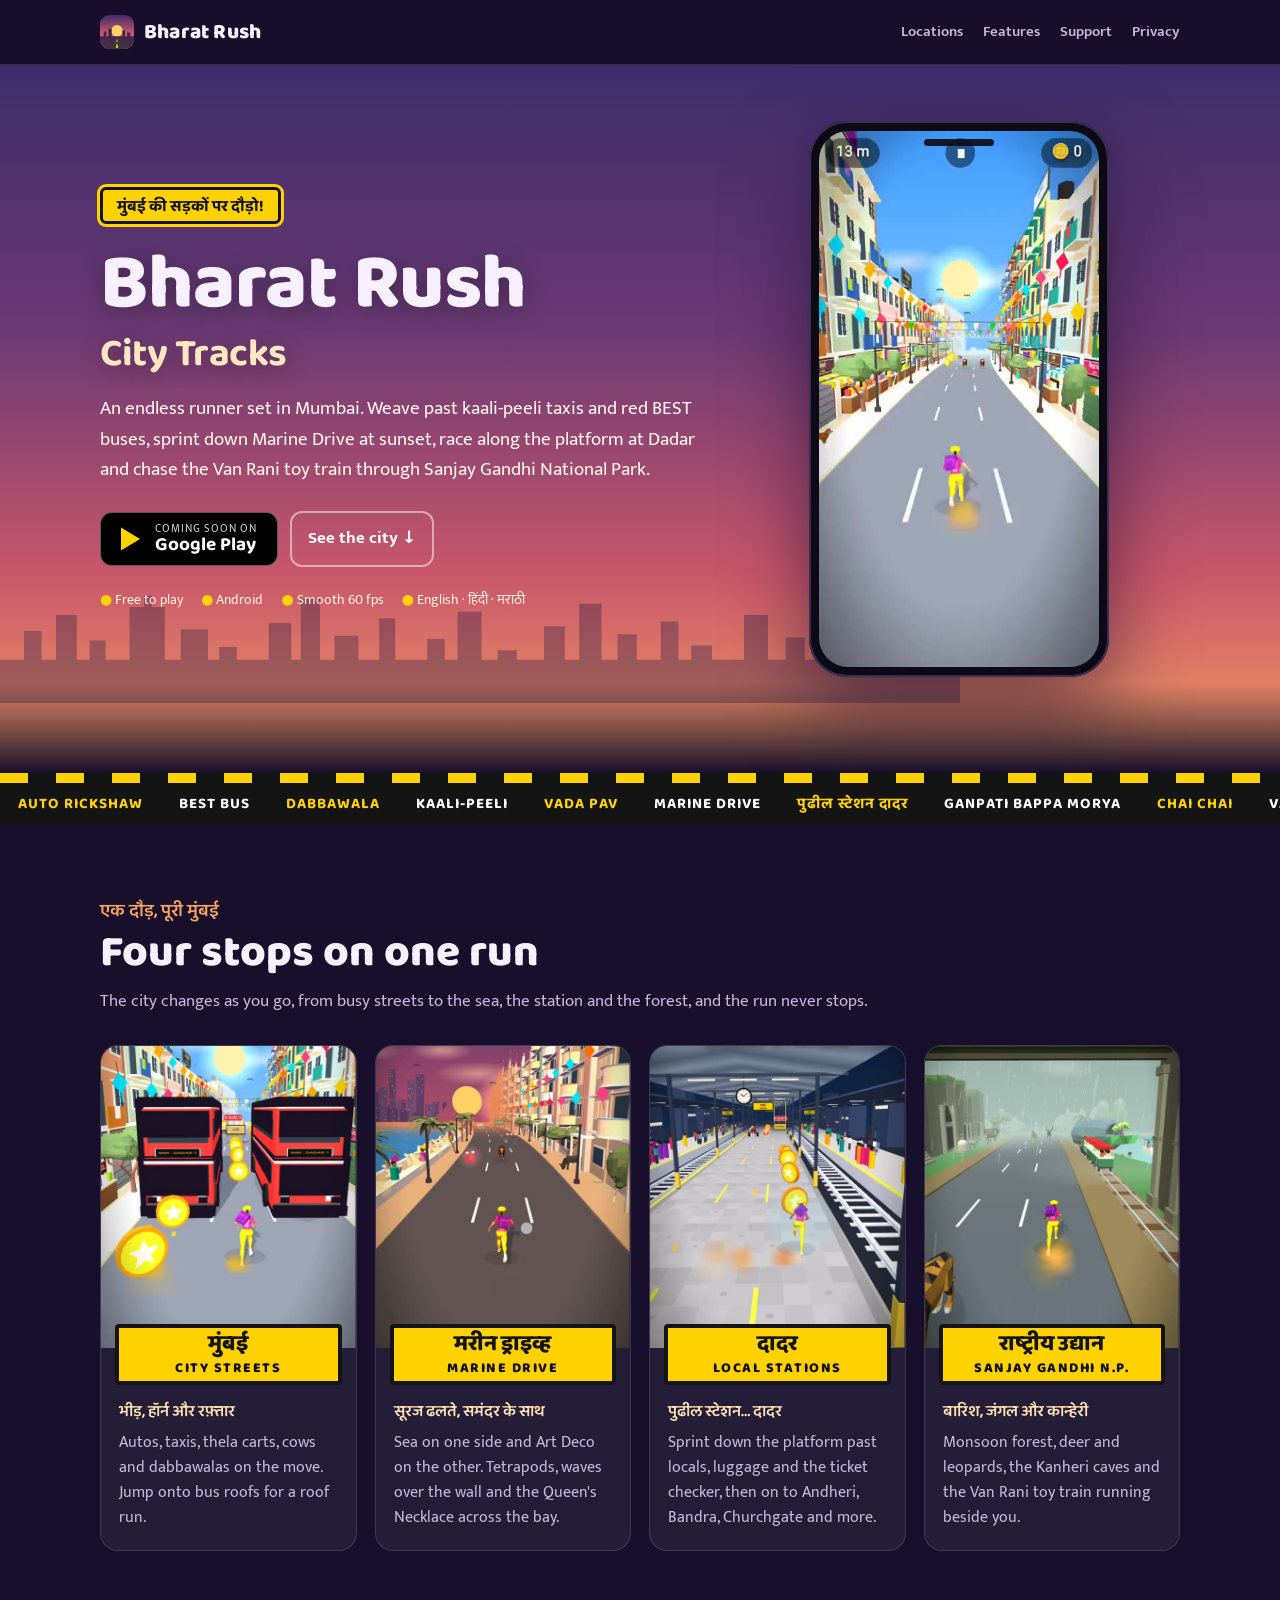
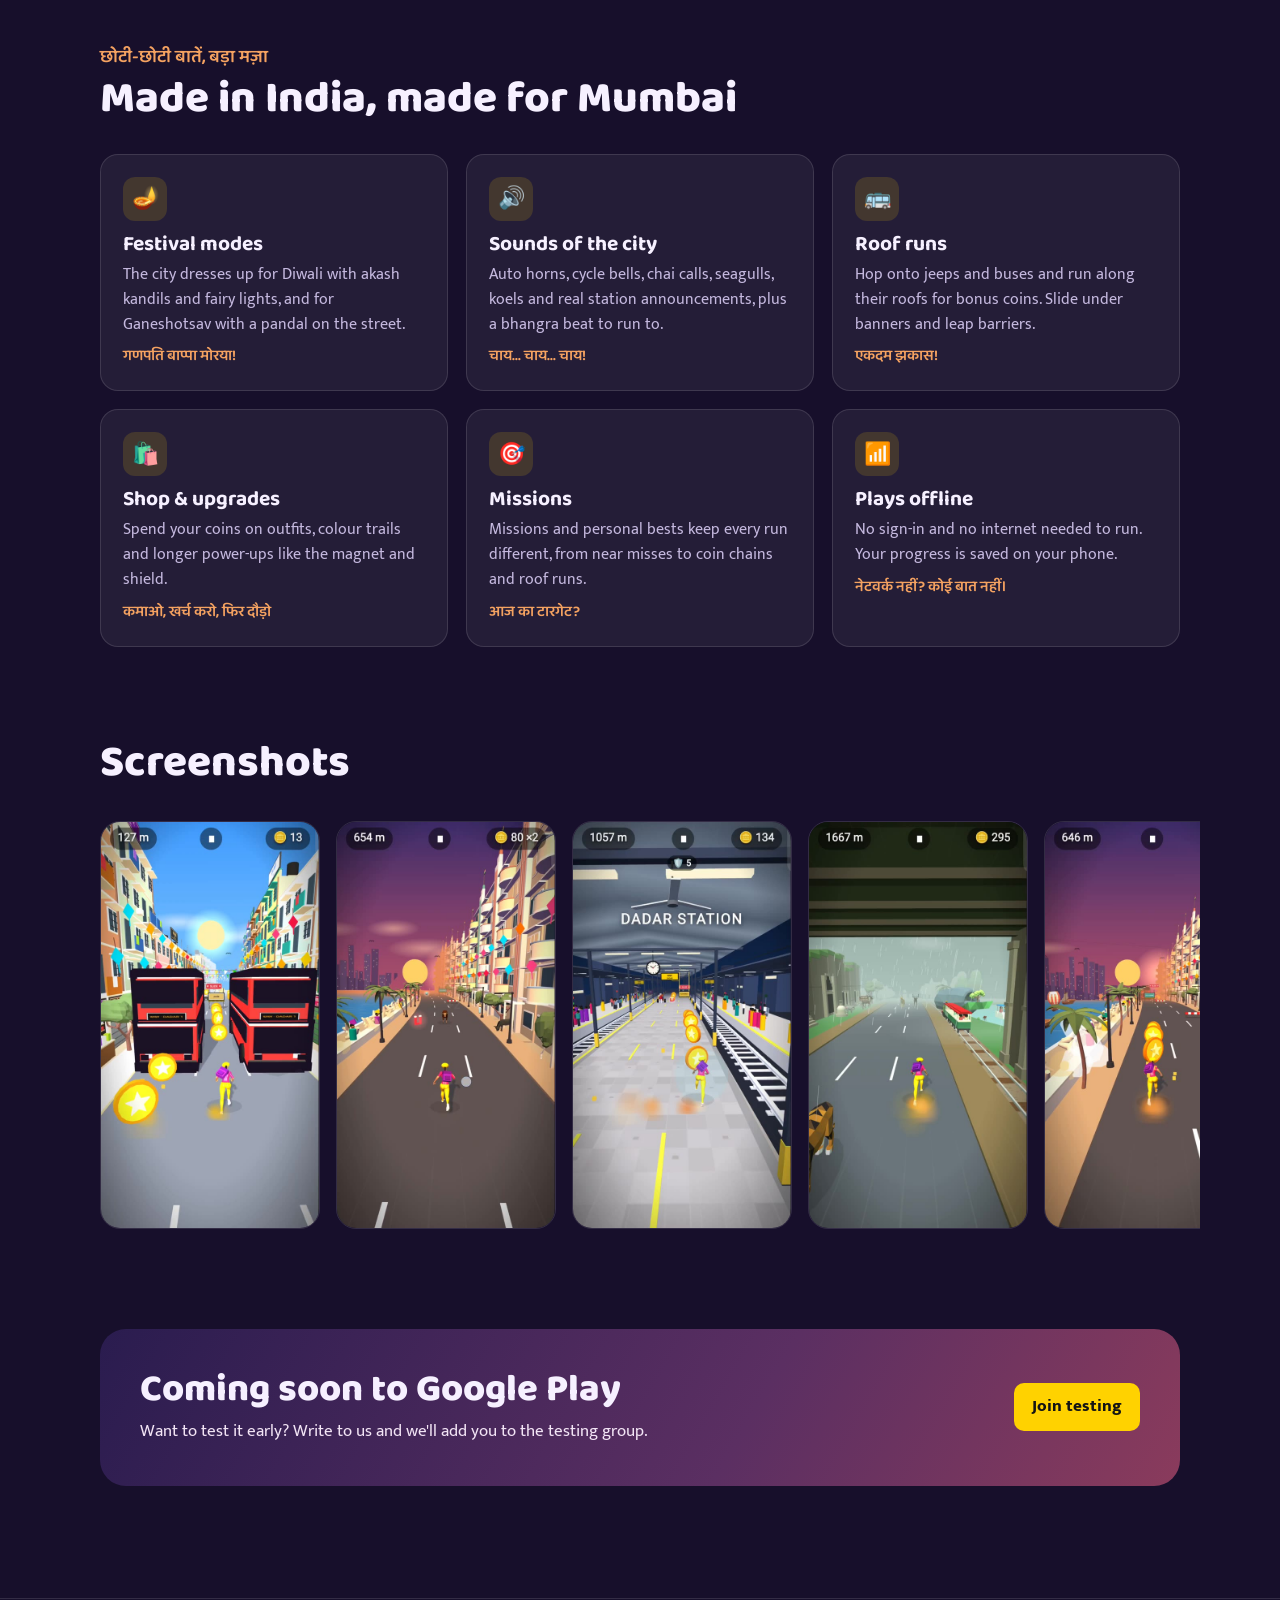
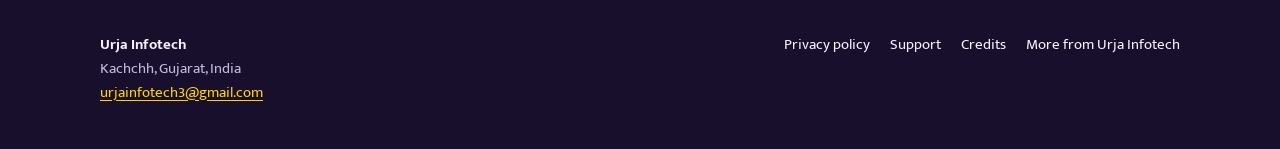
<file: index.html>
<!doctype html>
<html lang="en">
<head>
<meta charset="utf-8">
<meta name="viewport" content="width=device-width, initial-scale=1">
<title>Bharat Rush: City Tracks — an endless runner through Mumbai</title>
<meta name="description" content="Bharat Rush: City Tracks is an endless runner set in Mumbai. Dodge kaali-peeli taxis and BEST buses, sprint down Marine Drive at sunset, race through Dadar station and the Sanjay Gandhi National Park. By Urja Infotech.">
<meta name="theme-color" content="#3d2c6b">
<link rel="icon" href="favicon.svg" type="image/svg+xml">
<link rel="canonical" href="https://urjainfotech3.github.io/bharat-rush/">
<meta property="og:type" content="website">
<meta property="og:title" content="Bharat Rush: City Tracks">
<meta property="og:description" content="मुंबई की सड़कों पर दौड़ो! An endless runner through Mumbai's streets, Marine Drive, local-train stations and Sanjay Gandhi National Park.">
<meta property="og:image" content="https://urjainfotech3.github.io/bharat-rush/og.jpg">
<meta property="og:url" content="https://urjainfotech3.github.io/bharat-rush/">
<meta name="twitter:card" content="summary_large_image">
<link rel="preconnect" href="https://fonts.googleapis.com">
<link rel="preconnect" href="https://fonts.gstatic.com" crossorigin>
<link href="https://fonts.googleapis.com/css2?family=Baloo+2:wght@600;700;800&family=Mukta:wght@400;600;700&display=swap" rel="stylesheet">
<link rel="stylesheet" href="style.css">
<script type="application/ld+json">
{"@context":"https://schema.org","@type":"VideoGame","name":"Bharat Rush: City Tracks","applicationCategory":"Game","genre":"Endless runner","operatingSystem":"Android","inLanguage":["en","hi","mr"],"author":{"@type":"Organization","name":"Urja Infotech","address":"Kachchh, Gujarat, India","email":"urjainfotech3@gmail.com","url":"https://urjainfotech3.github.io/"},"image":"https://urjainfotech3.github.io/bharat-rush/og.jpg","url":"https://urjainfotech3.github.io/bharat-rush/"}
</script>
</head>
<body>
<header class="top">
  <div class="wrap">
    <a class="brand" href="./"><img src="favicon.svg" alt="">Bharat Rush</a>
    <nav class="nav">
      <a href="#locations">Locations</a>
      <a class="opt" href="#features">Features</a>
      <a href="support.html">Support</a>
      <a href="privacy.html">Privacy</a>
    </nav>
  </div>
</header>

<main>
<div class="hero">
  <svg class="skyline" viewBox="0 0 1200 150" preserveAspectRatio="none" aria-hidden="true">
    <path fill="#2a1d45" d="M0 [base64]"/>
  </svg>
  <div class="wrap">
    <div>
      <span class="kicker" lang="hi">मुंबई की सड़कों पर दौड़ो!</span>
      <h1>Bharat Rush<span>City Tracks</span></h1>
      <p class="lead">An endless runner set in Mumbai. Weave past kaali-peeli taxis and red BEST buses, sprint down Marine Drive at sunset, race along the platform at Dadar and chase the Van Rani toy train through Sanjay Gandhi National Park.</p>
      <div class="ctas">
        <a class="play" href="#" aria-disabled="true" onclick="return false">
          <svg viewBox="0 0 26 28" aria-hidden="true"><path d="M4 2.5l19 11.5L4 25.5z" fill="#ffd200"/></svg>
          <span><small>Coming soon on</small><b>Google Play</b></span>
        </a>
        <a class="ghost" href="#locations">See the city ↓</a>
      </div>
      <div class="facts"><span>Free to play</span><span>Android</span><span>Smooth 60 fps</span><span>English · हिंदी · मराठी</span></div>
    </div>
    <div class="phone">
      <video src="trailer.mp4" poster="poster.jpg" autoplay muted loop playsinline preload="metadata" aria-label="Bharat Rush gameplay trailer"></video>
    </div>
  </div>
</div>

<div class="stripe"></div>
<div class="ticker" aria-hidden="true"><div>
  <span>AUTO RICKSHAW</span><span>BEST BUS</span><span>DABBAWALA</span><span>KAALI-PEELI</span><span>VADA PAV</span><span>MARINE DRIVE</span><span>पुढील स्टेशन दादर</span><span>GANPATI BAPPA MORYA</span><span>CHAI CHAI</span><span>VAN RANI</span><span>KANHERI CAVES</span><span>EKDUM JHAKAAS!</span>
  <span>AUTO RICKSHAW</span><span>BEST BUS</span><span>DABBAWALA</span><span>KAALI-PEELI</span><span>VADA PAV</span><span>MARINE DRIVE</span><span>पुढील स्टेशन दादर</span><span>GANPATI BAPPA MORYA</span><span>CHAI CHAI</span><span>VAN RANI</span><span>KANHERI CAVES</span><span>EKDUM JHAKAAS!</span>
</div></div>

<section id="locations">
  <div class="wrap">
    <div class="sec-head">
      <span class="hi" lang="hi">एक दौड़, पूरी मुंबई</span>
      <h2>Four stops on one run</h2>
      <p>The city changes as you go, from busy streets to the sea, the station and the forest, and the run never stops.</p>
    </div>
    <div class="locs">
      <article class="loc">
        <img src="streets.jpg" alt="Runner on a Mumbai street between two red double-decker buses" loading="lazy">
        <div class="board"><span class="dv" lang="mr">मुंबई</span><span class="en">CITY STREETS</span></div>
        <div class="body"><span class="hi" lang="hi">भीड़, हॉर्न और रफ़्तार</span><p>Autos, taxis, thela carts, cows and dabbawalas on the move. Jump onto bus roofs for a roof run.</p></div>
      </article>
      <article class="loc">
        <img src="marine.jpg" alt="Marine Drive at sunset with the sea wall and Art Deco buildings" loading="lazy">
        <div class="board"><span class="dv" lang="mr">मरीन ड्राइव्ह</span><span class="en">MARINE DRIVE</span></div>
        <div class="body"><span class="hi" lang="hi">सूरज ढलते, समंदर के साथ</span><p>Sea on one side and Art Deco on the other. Tetrapods, waves over the wall and the Queen's Necklace across the bay.</p></div>
      </article>
      <article class="loc">
        <img src="station.jpg" alt="Railway platform at Dadar station with a local train" loading="lazy">
        <div class="board"><span class="dv" lang="mr">दादर</span><span class="en">LOCAL STATIONS</span></div>
        <div class="body"><span class="hi" lang="mr">पुढील स्टेशन… दादर</span><p>Sprint down the platform past locals, luggage and the ticket checker, then on to Andheri, Bandra, Churchgate and more.</p></div>
      </article>
      <article class="loc">
        <img src="park.jpg" alt="Sanjay Gandhi National Park road with the Van Rani toy train" loading="lazy">
        <div class="board"><span class="dv" lang="mr">राष्ट्रीय उद्यान</span><span class="en">SANJAY GANDHI N.P.</span></div>
        <div class="body"><span class="hi" lang="hi">बारिश, जंगल और कान्हेरी</span><p>Monsoon forest, deer and leopards, the Kanheri caves and the Van Rani toy train running beside you.</p></div>
      </article>
    </div>
  </div>
</section>

<section id="features" style="padding-top:20px">
  <div class="wrap">
    <div class="sec-head">
      <span class="hi" lang="hi">छोटी-छोटी बातें, बड़ा मज़ा</span>
      <h2>Made in India, made for Mumbai</h2>
    </div>
    <div class="feats">
      <div class="feat"><div class="ic">🪔</div><h3>Festival modes</h3><p>The city dresses up for Diwali with akash kandils and fairy lights, and for Ganeshotsav with a pandal on the street.</p><span class="hi" lang="hi">गणपति बाप्पा मोरया!</span></div>
      <div class="feat"><div class="ic">🔊</div><h3>Sounds of the city</h3><p>Auto horns, cycle bells, chai calls, seagulls, koels and real station announcements, plus a bhangra beat to run to.</p><span class="hi" lang="hi">चाय… चाय… चाय!</span></div>
      <div class="feat"><div class="ic">🚌</div><h3>Roof runs</h3><p>Hop onto jeeps and buses and run along their roofs for bonus coins. Slide under banners and leap barriers.</p><span class="hi" lang="hi">एकदम झकास!</span></div>
      <div class="feat"><div class="ic">🛍️</div><h3>Shop &amp; upgrades</h3><p>Spend your coins on outfits, colour trails and longer power-ups like the magnet and shield.</p><span class="hi" lang="hi">कमाओ, खर्च करो, फिर दौड़ो</span></div>
      <div class="feat"><div class="ic">🎯</div><h3>Missions</h3><p>Missions and personal bests keep every run different, from near misses to coin chains and roof runs.</p><span class="hi" lang="hi">आज का टारगेट?</span></div>
      <div class="feat"><div class="ic">📶</div><h3>Plays offline</h3><p>No sign-in and no internet needed to run. Your progress is saved on your phone.</p><span class="hi" lang="hi">नेटवर्क नहीं? कोई बात नहीं।</span></div>
    </div>
  </div>
</section>

<section id="screens" style="padding-top:20px">
  <div class="wrap">
    <div class="sec-head"><h2>Screenshots</h2></div>
    <div class="rail">
      <img src="streets.jpg" alt="Street run with BEST buses" loading="lazy">
      <img src="marine.jpg" alt="Marine Drive at sunset" loading="lazy">
      <img src="station.jpg" alt="Dadar station platform" loading="lazy">
      <img src="park.jpg" alt="Van Rani toy train in the national park" loading="lazy">
      <img src="marine2.jpg" alt="Coins along Marine Drive" loading="lazy">
    </div>
  </div>
</section>

<section style="padding-top:10px">
  <div class="wrap">
    <div class="band">
      <div>
        <h2>Coming soon to Google Play</h2>
        <p>Want to test it early? Write to us and we'll add you to the testing group.</p>
      </div>
      <a class="mailbtn" href="mailto:urjainfotech3@gmail.com?subject=Bharat%20Rush%20testing">Join testing</a>
    </div>
  </div>
</section>
</main>

<footer>
  <div class="wrap">
    <div><strong style="color:var(--text)">Urja Infotech</strong><br>Kachchh, Gujarat, India<br><a href="mailto:urjainfotech3@gmail.com">urjainfotech3@gmail.com</a></div>
    <nav>
      <a href="privacy.html">Privacy policy</a>
      <a href="support.html">Support</a>
      <a href="credits.html">Credits</a>
      <a href="https://urjainfotech3.github.io/">More from Urja Infotech</a>
    </nav>
  </div>
</footer>
</body>
</html>
</file>
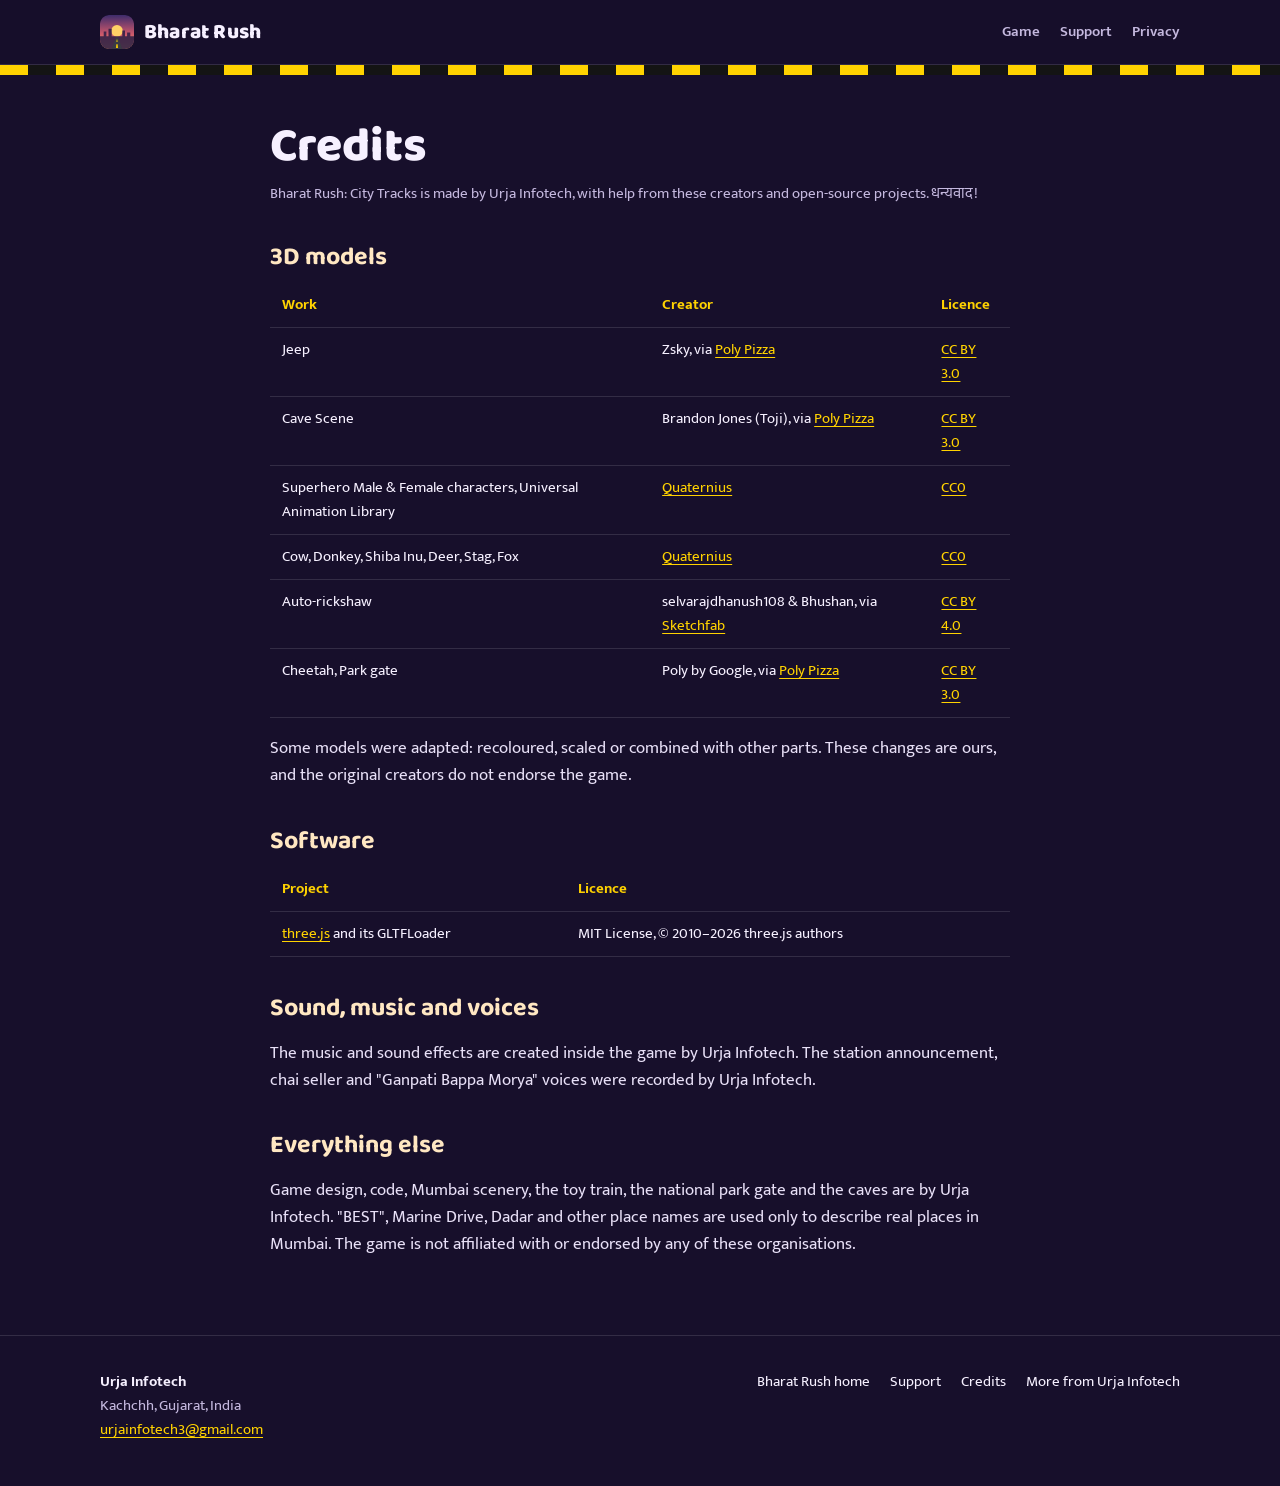
<file: credits.html>
<!doctype html>
<html lang="en">
<head>
<meta charset="utf-8">
<meta name="viewport" content="width=device-width, initial-scale=1">
<title>Credits — Bharat Rush: City Tracks</title>
<meta name="description" content="Credits and licences for Bharat Rush: City Tracks.">
<meta name="theme-color" content="#3d2c6b">
<link rel="icon" href="favicon.svg" type="image/svg+xml">
<link rel="canonical" href="https://urjainfotech3.github.io/bharat-rush/credits.html">
<link rel="preconnect" href="https://fonts.googleapis.com">
<link rel="preconnect" href="https://fonts.gstatic.com" crossorigin>
<link href="https://fonts.googleapis.com/css2?family=Baloo+2:wght@600;700;800&family=Mukta:wght@400;600;700&display=swap" rel="stylesheet">
<link rel="stylesheet" href="style.css">
</head>
<body>
<header class="top">
  <div class="wrap">
    <a class="brand" href="./"><img src="favicon.svg" alt="">Bharat Rush</a>
    <nav class="nav">
      <a class="opt" href="./#locations">Game</a>
      <a href="support.html">Support</a>
      <a href="privacy.html">Privacy</a>
    </nav>
  </div>
</header>
<div class="stripe"></div>

<main class="page">
  <h1>Credits</h1>
  <p class="meta">Bharat Rush: City Tracks is made by Urja Infotech, with help from these creators and open-source projects. <span lang="hi">धन्यवाद!</span></p>

  <h2>3D models</h2>
  <table>
    <tr><th>Work</th><th>Creator</th><th>Licence</th></tr>
    <tr><td>Jeep</td><td>Zsky, via <a href="https://poly.pizza" rel="noopener">Poly Pizza</a></td><td><a href="https://creativecommons.org/licenses/by/3.0/" rel="noopener">CC BY 3.0</a></td></tr>
    <tr><td>Cave Scene</td><td>Brandon Jones (Toji), via <a href="https://poly.pizza" rel="noopener">Poly Pizza</a></td><td><a href="https://creativecommons.org/licenses/by/3.0/" rel="noopener">CC BY 3.0</a></td></tr>
    <tr><td>Superhero Male &amp; Female characters, Universal Animation Library</td><td><a href="https://quaternius.com" rel="noopener">Quaternius</a></td><td><a href="https://creativecommons.org/publicdomain/zero/1.0/" rel="noopener">CC0</a></td></tr>
    <tr><td>Cow, Donkey, Shiba Inu, Deer, Stag, Fox</td><td><a href="https://quaternius.com" rel="noopener">Quaternius</a></td><td><a href="https://creativecommons.org/publicdomain/zero/1.0/" rel="noopener">CC0</a></td></tr>
    <tr><td>Auto-rickshaw</td><td>selvarajdhanush108 &amp; Bhushan, via <a href="https://sketchfab.com" rel="noopener">Sketchfab</a></td><td><a href="https://creativecommons.org/licenses/by/4.0/" rel="noopener">CC BY 4.0</a></td></tr>
    <tr><td>Cheetah, Park gate</td><td>Poly by Google, via <a href="https://poly.pizza" rel="noopener">Poly Pizza</a></td><td><a href="https://creativecommons.org/licenses/by/3.0/" rel="noopener">CC BY 3.0</a></td></tr>
  </table>
  <p>Some models were adapted: recoloured, scaled or combined with other parts. These changes are ours, and the original creators do not endorse the game.</p>

  <h2>Software</h2>
  <table>
    <tr><th>Project</th><th>Licence</th></tr>
    <tr><td><a href="https://threejs.org" rel="noopener">three.js</a> and its GLTFLoader</td><td>MIT License, © 2010–2026 three.js authors</td></tr>
  </table>

  <h2>Sound, music and voices</h2>
  <p>The music and sound effects are created inside the game by Urja Infotech. The station announcement, chai seller and "Ganpati Bappa Morya" voices were recorded by Urja Infotech.</p>

  <h2>Everything else</h2>
  <p>Game design, code, Mumbai scenery, the toy train, the national park gate and the caves are by Urja Infotech. "BEST", Marine Drive, Dadar and other place names are used only to describe real places in Mumbai. The game is not affiliated with or endorsed by any of these organisations.</p>
</main>


<footer>
  <div class="wrap">
    <div><strong style="color:var(--text)">Urja Infotech</strong><br>Kachchh, Gujarat, India<br><a href="mailto:urjainfotech3@gmail.com">urjainfotech3@gmail.com</a></div>
    <nav>
      <a href="./">Bharat Rush home</a>
      <a href="support.html">Support</a>
      <a href="credits.html">Credits</a>
      <a href="https://urjainfotech3.github.io/">More from Urja Infotech</a>
    </nav>
  </div>
</footer>
</body>
</html>
</file>
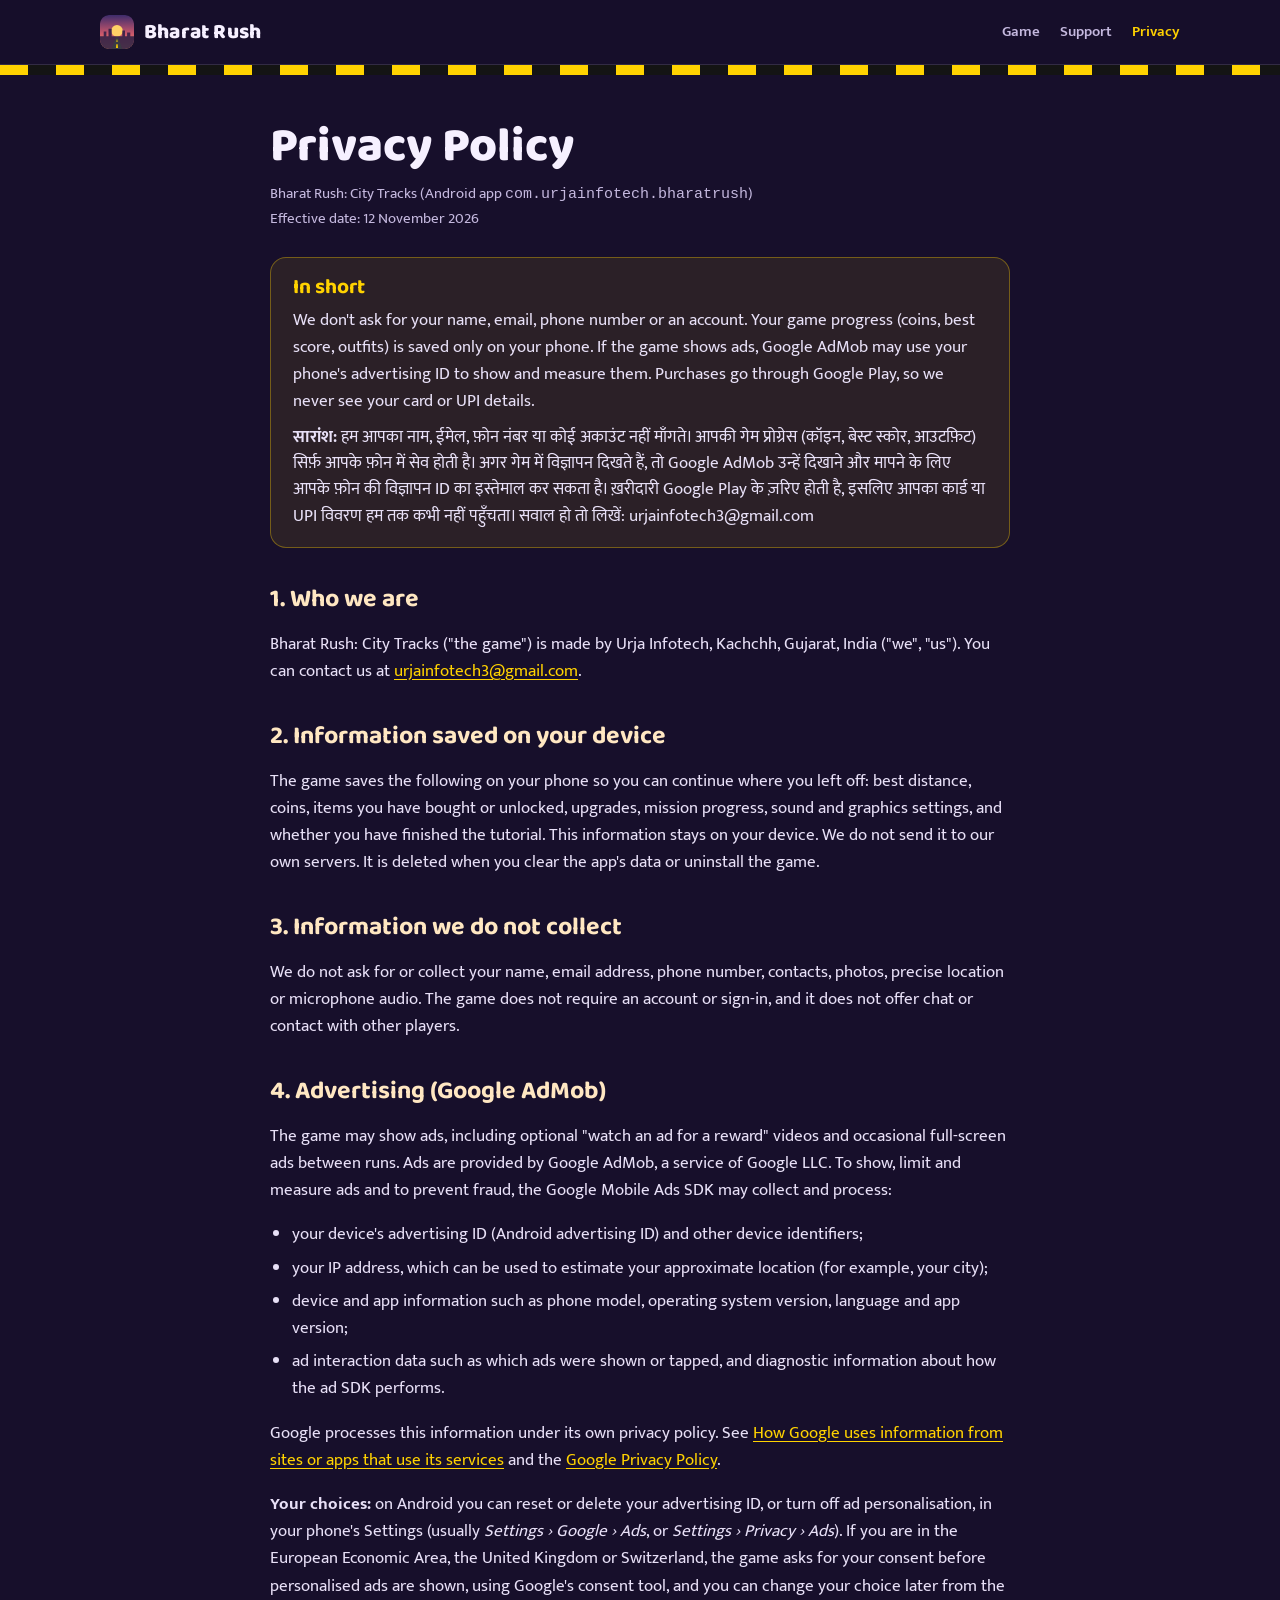
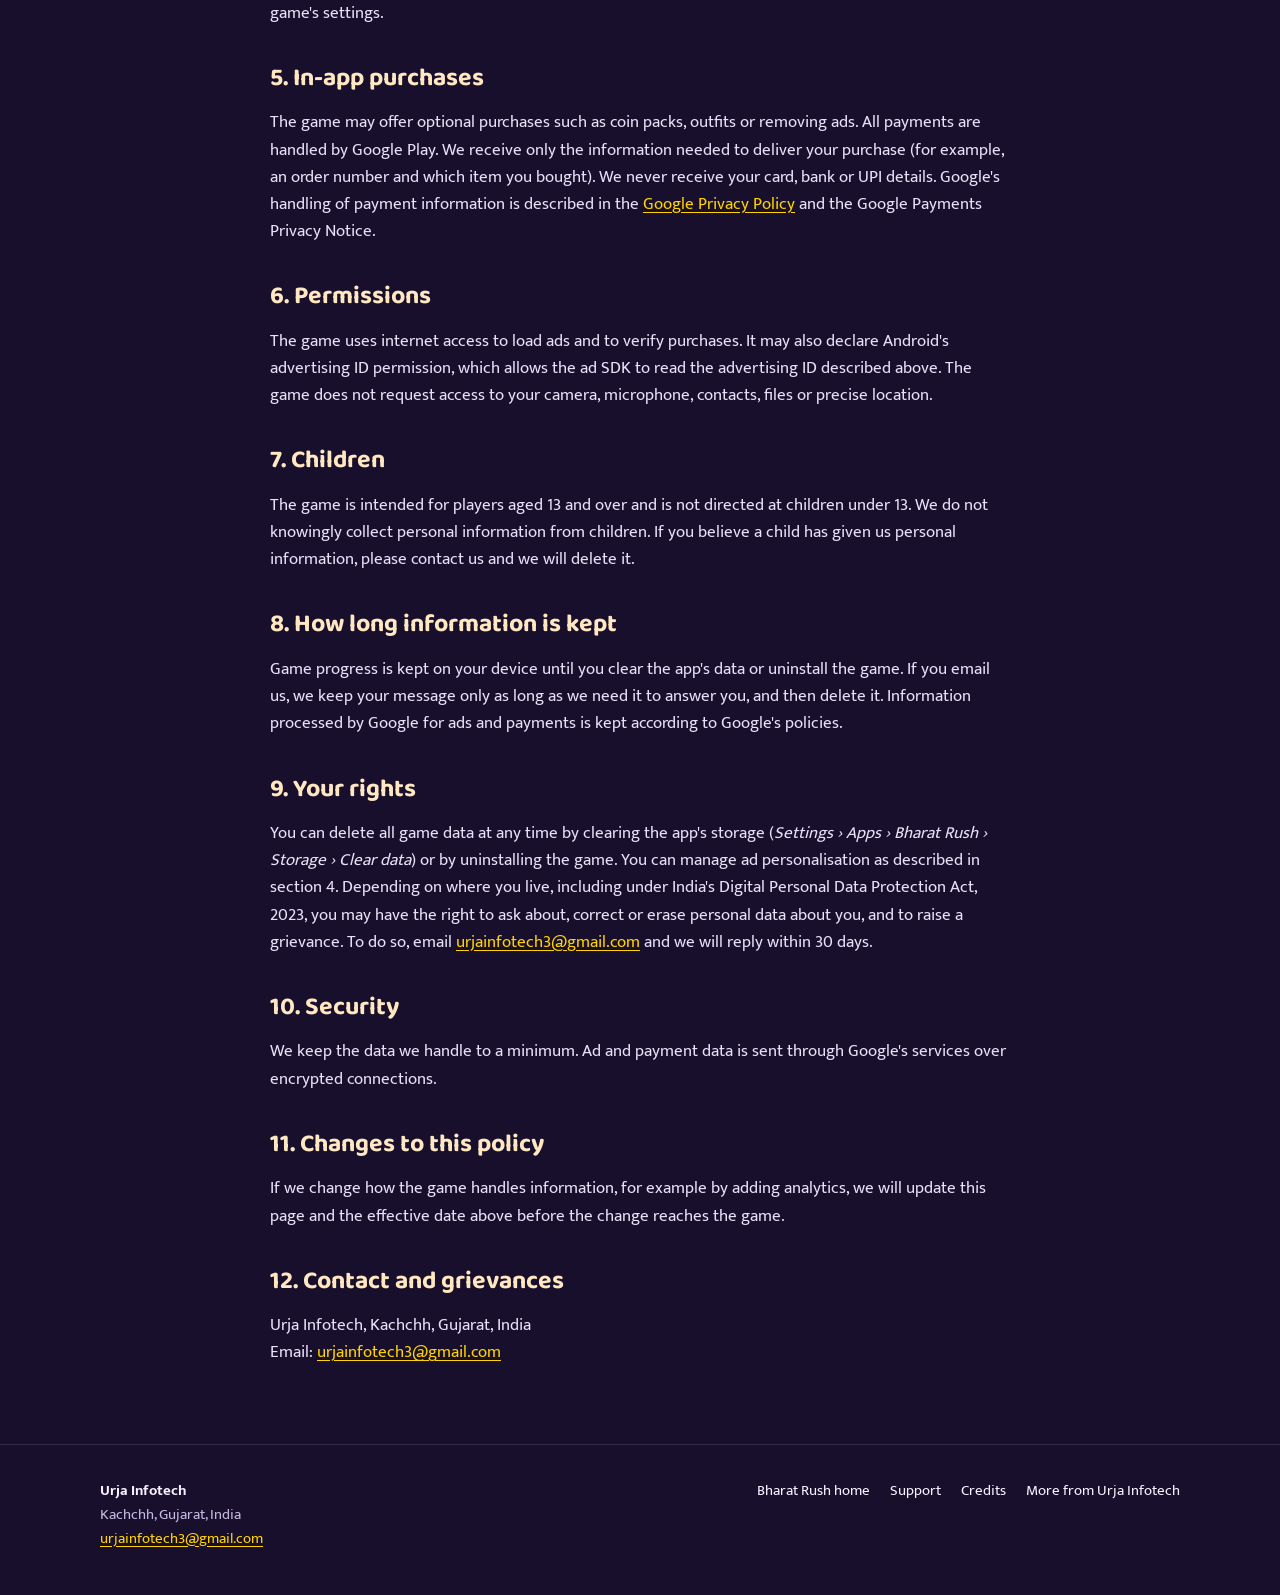
<file: privacy.html>
<!doctype html>
<html lang="en">
<head>
<meta charset="utf-8">
<meta name="viewport" content="width=device-width, initial-scale=1">
<title>Privacy Policy — Bharat Rush: City Tracks</title>
<meta name="description" content="Privacy policy for the Android game Bharat Rush: City Tracks by Urja Infotech.">
<meta name="theme-color" content="#3d2c6b">
<link rel="icon" href="favicon.svg" type="image/svg+xml">
<link rel="canonical" href="https://urjainfotech3.github.io/bharat-rush/privacy.html">
<link rel="preconnect" href="https://fonts.googleapis.com">
<link rel="preconnect" href="https://fonts.gstatic.com" crossorigin>
<link href="https://fonts.googleapis.com/css2?family=Baloo+2:wght@600;700;800&family=Mukta:wght@400;600;700&display=swap" rel="stylesheet">
<link rel="stylesheet" href="style.css">
</head>
<body>
<header class="top">
  <div class="wrap">
    <a class="brand" href="./"><img src="favicon.svg" alt="">Bharat Rush</a>
    <nav class="nav">
      <a class="opt" href="./#locations">Game</a>
      <a href="support.html">Support</a>
      <a href="privacy.html" aria-current="page">Privacy</a>
    </nav>
  </div>
</header>
<div class="stripe"></div>

<main class="page">
  <h1>Privacy Policy</h1>
  <p class="meta">Bharat Rush: City Tracks (Android app <code>com.urjainfotech.bharatrush</code>)<br>Effective date: 12 November 2026</p>

  <div class="summary">
    <h2>In short</h2>
    <p>We don't ask for your name, email, phone number or an account. Your game progress (coins, best score, outfits) is saved only on your phone. If the game shows ads, Google AdMob may use your phone's advertising ID to show and measure them. Purchases go through Google Play, so we never see your card or UPI details.</p>
    <p lang="hi"><strong>सारांश:</strong> हम आपका नाम, ईमेल, फ़ोन नंबर या कोई अकाउंट नहीं माँगते। आपकी गेम प्रोग्रेस (कॉइन, बेस्ट स्कोर, आउटफ़िट) सिर्फ़ आपके फ़ोन में सेव होती है। अगर गेम में विज्ञापन दिखते हैं, तो Google AdMob उन्हें दिखाने और मापने के लिए आपके फ़ोन की विज्ञापन ID का इस्तेमाल कर सकता है। ख़रीदारी Google Play के ज़रिए होती है, इसलिए आपका कार्ड या UPI विवरण हम तक कभी नहीं पहुँचता। सवाल हो तो लिखें: urjainfotech3@gmail.com</p>
  </div>

  <h2>1. Who we are</h2>
  <p>Bharat Rush: City Tracks ("the game") is made by Urja Infotech, Kachchh, Gujarat, India ("we", "us"). You can contact us at <a href="mailto:urjainfotech3@gmail.com">urjainfotech3@gmail.com</a>.</p>

  <h2>2. Information saved on your device</h2>
  <p>The game saves the following on your phone so you can continue where you left off: best distance, coins, items you have bought or unlocked, upgrades, mission progress, sound and graphics settings, and whether you have finished the tutorial. This information stays on your device. We do not send it to our own servers. It is deleted when you clear the app's data or uninstall the game.</p>

  <h2>3. Information we do not collect</h2>
  <p>We do not ask for or collect your name, email address, phone number, contacts, photos, precise location or microphone audio. The game does not require an account or sign-in, and it does not offer chat or contact with other players.</p>

  <h2>4. Advertising (Google AdMob)</h2>
  <p>The game may show ads, including optional "watch an ad for a reward" videos and occasional full-screen ads between runs. Ads are provided by Google AdMob, a service of Google LLC. To show, limit and measure ads and to prevent fraud, the Google Mobile Ads SDK may collect and process:</p>
  <ul>
    <li>your device's advertising ID (Android advertising ID) and other device identifiers;</li>
    <li>your IP address, which can be used to estimate your approximate location (for example, your city);</li>
    <li>device and app information such as phone model, operating system version, language and app version;</li>
    <li>ad interaction data such as which ads were shown or tapped, and diagnostic information about how the ad SDK performs.</li>
  </ul>
  <p>Google processes this information under its own privacy policy. See <a href="https://policies.google.com/technologies/partner-sites" rel="noopener">How Google uses information from sites or apps that use its services</a> and the <a href="https://policies.google.com/privacy" rel="noopener">Google Privacy Policy</a>.</p>
  <p><strong>Your choices:</strong> on Android you can reset or delete your advertising ID, or turn off ad personalisation, in your phone's Settings (usually <em>Settings › Google › Ads</em>, or <em>Settings › Privacy › Ads</em>). If you are in the European Economic Area, the United Kingdom or Switzerland, the game asks for your consent before personalised ads are shown, using Google's consent tool, and you can change your choice later from the game's settings.</p>

  <h2>5. In-app purchases</h2>
  <p>The game may offer optional purchases such as coin packs, outfits or removing ads. All payments are handled by Google Play. We receive only the information needed to deliver your purchase (for example, an order number and which item you bought). We never receive your card, bank or UPI details. Google's handling of payment information is described in the <a href="https://policies.google.com/privacy" rel="noopener">Google Privacy Policy</a> and the Google Payments Privacy Notice.</p>

  <h2>6. Permissions</h2>
  <p>The game uses internet access to load ads and to verify purchases. It may also declare Android's advertising ID permission, which allows the ad SDK to read the advertising ID described above. The game does not request access to your camera, microphone, contacts, files or precise location.</p>

  <h2>7. Children</h2>
  <p>The game is intended for players aged 13 and over and is not directed at children under 13. We do not knowingly collect personal information from children. If you believe a child has given us personal information, please contact us and we will delete it.</p>

  <h2>8. How long information is kept</h2>
  <p>Game progress is kept on your device until you clear the app's data or uninstall the game. If you email us, we keep your message only as long as we need it to answer you, and then delete it. Information processed by Google for ads and payments is kept according to Google's policies.</p>

  <h2>9. Your rights</h2>
  <p>You can delete all game data at any time by clearing the app's storage (<em>Settings › Apps › Bharat Rush › Storage › Clear data</em>) or by uninstalling the game. You can manage ad personalisation as described in section 4. Depending on where you live, including under India's Digital Personal Data Protection Act, 2023, you may have the right to ask about, correct or erase personal data about you, and to raise a grievance. To do so, email <a href="mailto:urjainfotech3@gmail.com">urjainfotech3@gmail.com</a> and we will reply within 30 days.</p>

  <h2>10. Security</h2>
  <p>We keep the data we handle to a minimum. Ad and payment data is sent through Google's services over encrypted connections.</p>

  <h2>11. Changes to this policy</h2>
  <p>If we change how the game handles information, for example by adding analytics, we will update this page and the effective date above before the change reaches the game.</p>

  <h2>12. Contact and grievances</h2>
  <p>Urja Infotech, Kachchh, Gujarat, India<br>Email: <a href="mailto:urjainfotech3@gmail.com">urjainfotech3@gmail.com</a></p>
</main>

<footer>
  <div class="wrap">
    <div><strong style="color:var(--text)">Urja Infotech</strong><br>Kachchh, Gujarat, India<br><a href="mailto:urjainfotech3@gmail.com">urjainfotech3@gmail.com</a></div>
    <nav>
      <a href="./">Bharat Rush home</a>
      <a href="support.html">Support</a>
      <a href="credits.html">Credits</a>
      <a href="https://urjainfotech3.github.io/">More from Urja Infotech</a>
    </nav>
  </div>
</footer>
</body>
</html>
</file>
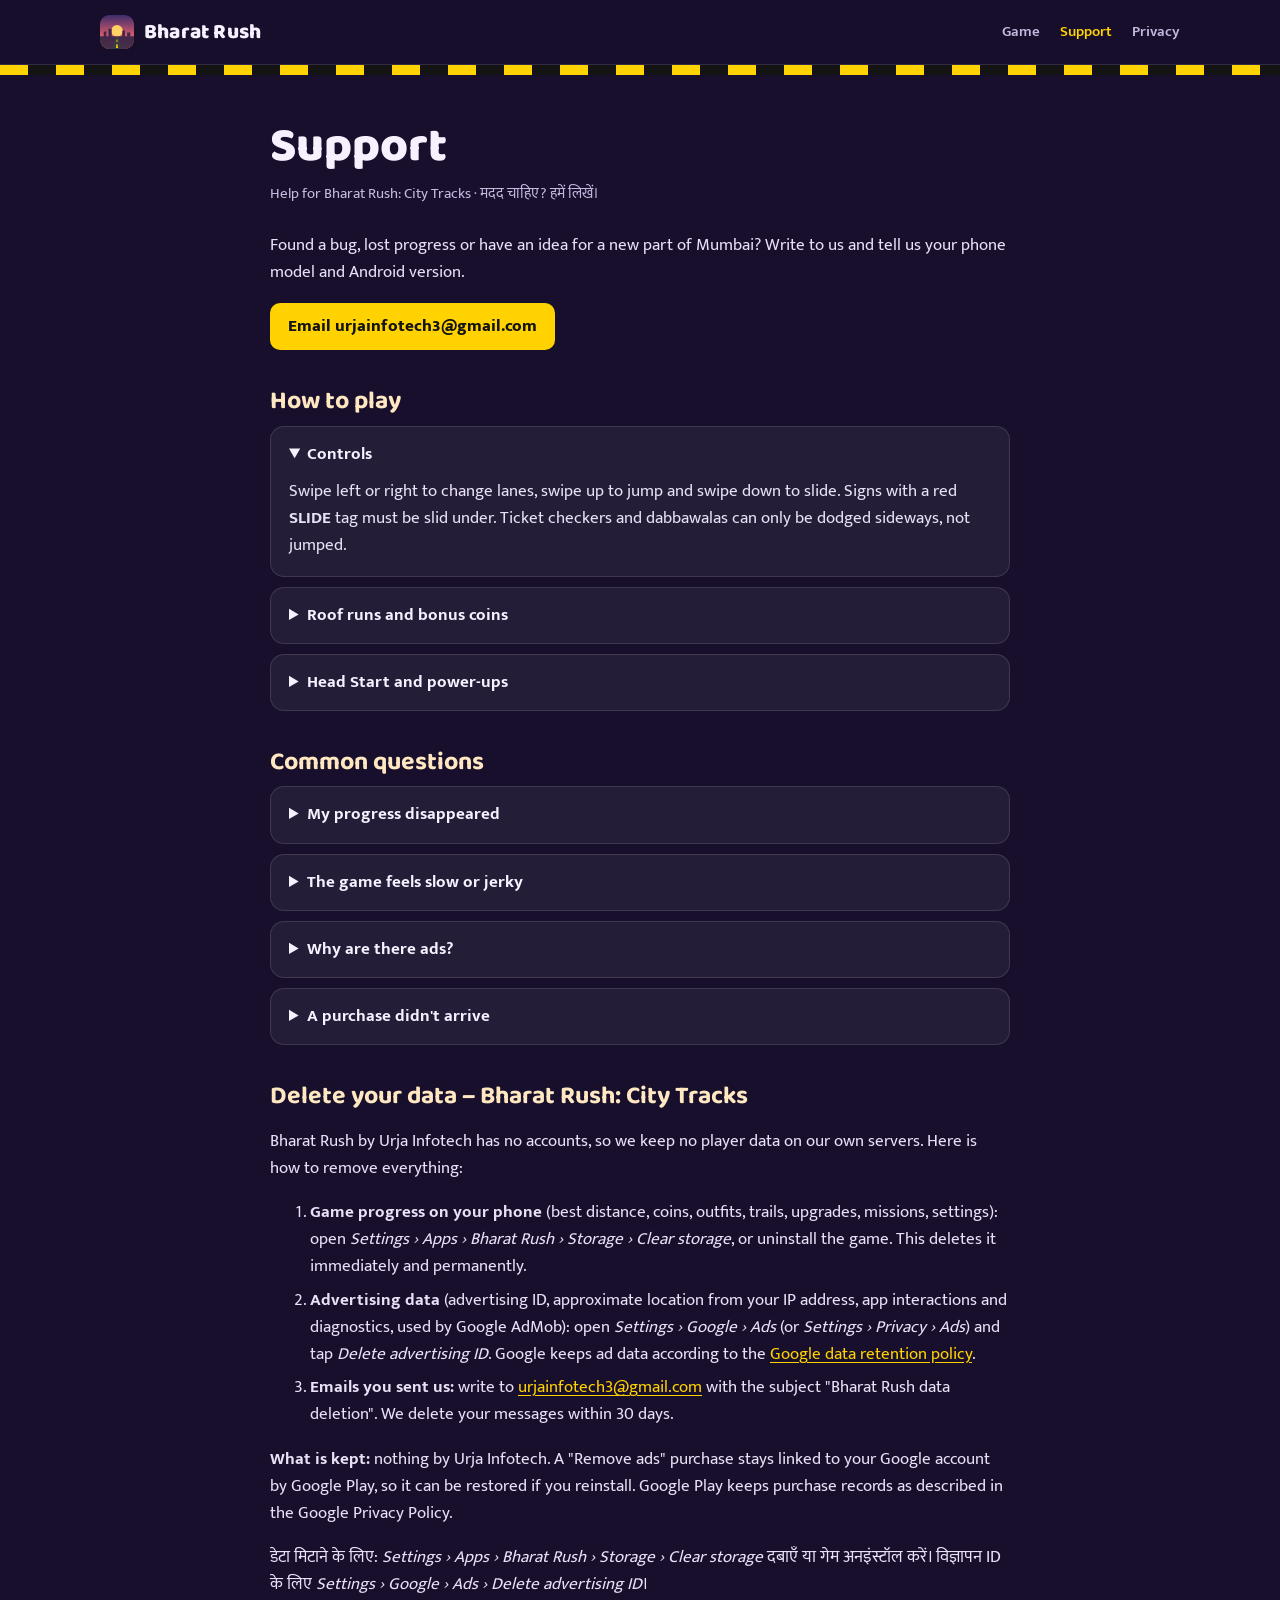
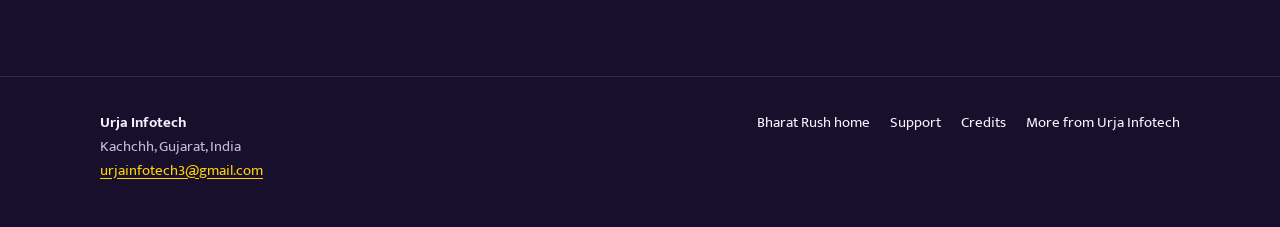
<file: support.html>
<!doctype html>
<html lang="en">
<head>
<meta charset="utf-8">
<meta name="viewport" content="width=device-width, initial-scale=1">
<title>Support — Bharat Rush: City Tracks</title>
<meta name="description" content="Help, FAQ and data deletion for Bharat Rush: City Tracks.">
<meta name="theme-color" content="#3d2c6b">
<link rel="icon" href="favicon.svg" type="image/svg+xml">
<link rel="canonical" href="https://urjainfotech3.github.io/bharat-rush/support.html">
<link rel="preconnect" href="https://fonts.googleapis.com">
<link rel="preconnect" href="https://fonts.gstatic.com" crossorigin>
<link href="https://fonts.googleapis.com/css2?family=Baloo+2:wght@600;700;800&family=Mukta:wght@400;600;700&display=swap" rel="stylesheet">
<link rel="stylesheet" href="style.css">
</head>
<body>
<header class="top">
  <div class="wrap">
    <a class="brand" href="./"><img src="favicon.svg" alt="">Bharat Rush</a>
    <nav class="nav">
      <a class="opt" href="./#locations">Game</a>
      <a href="support.html" aria-current="page">Support</a>
      <a href="privacy.html">Privacy</a>
    </nav>
  </div>
</header>
<div class="stripe"></div>

<main class="page">
  <h1>Support</h1>
  <p class="meta">Help for Bharat Rush: City Tracks · <span lang="hi">मदद चाहिए? हमें लिखें।</span></p>
  <p>Found a bug, lost progress or have an idea for a new part of Mumbai? Write to us and tell us your phone model and Android version.</p>
  <p><a class="mailbtn" href="mailto:urjainfotech3@gmail.com?subject=Bharat%20Rush%20support">Email urjainfotech3@gmail.com</a></p>

  <h2>How to play</h2>
  <details open><summary>Controls</summary><p>Swipe left or right to change lanes, swipe up to jump and swipe down to slide. Signs with a red <strong>SLIDE</strong> tag must be slid under. Ticket checkers and dabbawalas can only be dodged sideways, not jumped.</p></details>
  <details><summary>Roof runs and bonus coins</summary><p>Jump onto jeeps, autos and buses and run along their roofs. Each roof run, near miss and long coin chain adds to your score. Green ₹ notes are worth 5 coins.</p></details>
  <details><summary>Head Start and power-ups</summary><p>Tap HEAD START during the countdown to begin with a boost. Magnets pull in coins and shields save you from one crash. Upgrade them in the Shop to make them last longer.</p></details>

  <h2>Common questions</h2>
  <details><summary>My progress disappeared</summary><p>Progress is saved on your phone, not online. Clearing the app's storage, using a "cleaner" app or reinstalling the game resets it. We can't restore it from our side.</p></details>
  <details><summary>The game feels slow or jerky</summary><p>Open Settings in the game and choose a lower graphics quality. Closing other apps also helps. If it is still slow, email us your phone model.</p></details>
  <details><summary>Why are there ads?</summary><p>Ads keep the game free. Most ads are optional: you choose to watch one for a reward such as a second chance or double coins.</p></details>
  <details><summary>A purchase didn't arrive</summary><p>Make sure you are signed in to the same Google account you used to buy, then restart the game. If it still doesn't appear, email us your Google Play order number (it starts with GPA.).</p></details>

  <h2 id="delete">Delete your data – Bharat Rush: City Tracks</h2>
  <p>Bharat Rush by Urja Infotech has no accounts, so we keep no player data on our own servers. Here is how to remove everything:</p>
  <ol>
    <li><strong>Game progress on your phone</strong> (best distance, coins, outfits, trails, upgrades, missions, settings): open <em>Settings › Apps › Bharat Rush › Storage › Clear storage</em>, or uninstall the game. This deletes it immediately and permanently.</li>
    <li><strong>Advertising data</strong> (advertising ID, approximate location from your IP address, app interactions and diagnostics, used by Google AdMob): open <em>Settings › Google › Ads</em> (or <em>Settings › Privacy › Ads</em>) and tap <em>Delete advertising ID</em>. Google keeps ad data according to the <a href="https://policies.google.com/technologies/retention" rel="noopener">Google data retention policy</a>.</li>
    <li><strong>Emails you sent us:</strong> write to <a href="mailto:urjainfotech3@gmail.com?subject=Bharat%20Rush%20data%20deletion">urjainfotech3@gmail.com</a> with the subject "Bharat Rush data deletion". We delete your messages within 30 days.</li>
  </ol>
  <p><strong>What is kept:</strong> nothing by Urja Infotech. A "Remove ads" purchase stays linked to your Google account by Google Play, so it can be restored if you reinstall. Google Play keeps purchase records as described in the Google Privacy Policy.</p>
  <p lang="hi">डेटा मिटाने के लिए: <em>Settings › Apps › Bharat Rush › Storage › Clear storage</em> दबाएँ या गेम अनइंस्टॉल करें। विज्ञापन ID के लिए <em>Settings › Google › Ads › Delete advertising ID</em>।</p>
</main>


<footer>
  <div class="wrap">
    <div><strong style="color:var(--text)">Urja Infotech</strong><br>Kachchh, Gujarat, India<br><a href="mailto:urjainfotech3@gmail.com">urjainfotech3@gmail.com</a></div>
    <nav>
      <a href="./">Bharat Rush home</a>
      <a href="support.html">Support</a>
      <a href="credits.html">Credits</a>
      <a href="https://urjainfotech3.github.io/">More from Urja Infotech</a>
    </nav>
  </div>
</footer>
</body>
</html>
</file>
<file: style.css>
/* Bharat Rush: City Tracks — site styles. Palette taken from the game: Marine Drive sunset, station-board yellow, kaali-peeli black. */
:root {
  --night: #170f2b;
  --night-2: #221640;
  --plum: #3d2c6b;
  --rose: #c9576b;
  --sun: #f4a261;
  --board: #ffd200;
  --ink: #141414;
  --text: #f6f0ff;
  --muted: #c4b8de;
  --line: rgba(255, 255, 255, 0.12);
  --card: rgba(255, 255, 255, 0.06);
  --sea: #3f86bd;
  --leaf: #4f8a3d;
  --radius: 18px;
  --maxw: 1120px;
}
* { box-sizing: border-box; }
html { scroll-behavior: smooth; }
body {
  margin: 0; background: var(--night); color: var(--text);
  font: 400 17px/1.6 "Mukta", system-ui, -apple-system, "Segoe UI", sans-serif;
  -webkit-font-smoothing: antialiased; overflow-x: hidden;
}
img, video { max-width: 100%; display: block; }
a { color: var(--board); text-underline-offset: 3px; }
a:hover { color: #fff; }
h1, h2, h3 { font-family: "Baloo 2", "Mukta", sans-serif; line-height: 1.1; margin: 0; }
.wrap { max-width: var(--maxw); margin: 0 auto; padding: 0 20px; }
.hi { font-family: "Baloo 2", "Mukta", sans-serif; font-weight: 600; }

/* header */
.top { position: sticky; top: 0; z-index: 20; background: rgba(23, 15, 43, 0.86); backdrop-filter: blur(10px); border-bottom: 1px solid var(--line); }
.top .wrap { display: flex; align-items: center; gap: 18px; height: 64px; }
.brand { display: flex; align-items: center; gap: 10px; color: var(--text); text-decoration: none; font: 800 21px "Baloo 2", sans-serif; letter-spacing: 0.2px; white-space: nowrap; }
.brand img { width: 34px; height: 34px; border-radius: 9px; }
.nav { margin-left: auto; display: flex; gap: 20px; font-weight: 600; font-size: 15px; }
.nav a { color: var(--muted); text-decoration: none; }
.nav a:hover, .nav a[aria-current] { color: var(--board); }
@media (max-width: 640px) { .nav { gap: 14px; font-size: 14px; } .nav .opt { display: none; } .brand { font-size: 18px; } .brand img { width: 30px; height: 30px; } }

/* hero */
.hero { position: relative; background: linear-gradient(180deg, var(--plum) 0%, #6b3a73 38%, var(--rose) 72%, var(--sun) 100%); overflow: hidden; }
.hero::after { content: ""; position: absolute; left: 0; right: 0; bottom: 0; height: 90px; background: linear-gradient(180deg, transparent, var(--night)); pointer-events: none; }
.skyline { position: absolute; left: 0; right: 0; bottom: 70px; height: 120px; opacity: 0.35; pointer-events: none; }
.hero .wrap { position: relative; z-index: 1; display: grid; grid-template-columns: 1.15fr 0.85fr; gap: 40px; align-items: center; padding-top: 56px; padding-bottom: 96px; }
.kicker { display: inline-block; background: var(--board); color: var(--ink); font: 700 16px "Baloo 2", sans-serif; padding: 4px 14px 2px; border-radius: 6px; border: 3px solid var(--ink); box-shadow: 0 0 0 3px var(--board); margin-bottom: 18px; }
.hero h1 { font-size: clamp(42px, 7vw, 78px); font-weight: 800; letter-spacing: -0.5px; text-shadow: 0 4px 24px rgba(0, 0, 0, 0.3); }
.hero h1 span { display: block; font-size: 0.5em; color: #ffe7c2; font-weight: 700; margin-top: 6px; }
.lead { font-size: 19px; color: #fff3ea; max-width: 34em; margin: 18px 0 26px; }
.ctas { display: flex; flex-wrap: wrap; gap: 12px; align-items: center; }
.play { display: inline-flex; align-items: center; gap: 12px; background: #000; color: #fff; text-decoration: none; padding: 10px 20px 10px 16px; border-radius: 12px; border: 1px solid rgba(255, 255, 255, 0.35); }
.play svg { width: 26px; height: 28px; }
.play small { display: block; font-size: 11px; letter-spacing: 1px; text-transform: uppercase; opacity: 0.8; line-height: 1.1; }
.play b { display: block; font: 700 19px "Baloo 2", sans-serif; line-height: 1.1; }
.ghost { color: #fff; font-weight: 700; text-decoration: none; padding: 12px 16px; border-radius: 12px; border: 2px solid rgba(255, 255, 255, 0.5); }
.ghost:hover { background: rgba(255, 255, 255, 0.12); color: #fff; }
.facts { display: flex; flex-wrap: wrap; gap: 8px 18px; margin-top: 22px; font-size: 14px; color: #ffeede; }
.facts span::before { content: "● "; color: var(--board); }

/* phone frame */
.phone { justify-self: center; width: min(300px, 78vw); aspect-ratio: 432 / 800; border-radius: 38px; padding: 10px; background: #0d0a16; box-shadow: 0 30px 80px rgba(20, 8, 40, 0.55), inset 0 0 0 2px #3a2f52; position: relative; }
.phone video, .phone img { width: 100%; height: 100%; object-fit: cover; border-radius: 29px; background: #2b1f45; }
.phone::before { content: ""; position: absolute; top: 18px; left: 50%; width: 70px; height: 7px; margin-left: -35px; border-radius: 6px; background: #0d0a16; z-index: 2; opacity: 0.9; }

/* taxi stripe ticker */
.stripe { background: repeating-linear-gradient(90deg, var(--board) 0 28px, var(--ink) 28px 56px); height: 10px; }
.ticker { background: var(--ink); color: var(--board); overflow: hidden; white-space: nowrap; font: 700 15px "Baloo 2", sans-serif; letter-spacing: 1px; }
.ticker div { display: inline-block; padding: 9px 0; animation: tick 38s linear infinite; }
.ticker span { margin: 0 18px; }
.ticker span:nth-child(even) { color: #fff; }
@keyframes tick { to { transform: translateX(-50%); } }
@media (prefers-reduced-motion: reduce) { .ticker div { animation: none; } }

/* sections */
section { padding: 72px 0; }
.sec-head { margin-bottom: 30px; max-width: 46em; }
.sec-head h2 { font-size: clamp(30px, 4.5vw, 44px); font-weight: 800; }
.sec-head p { color: var(--muted); margin: 10px 0 0; }
.sec-head .hi { color: var(--sun); font-size: 18px; display: block; margin-bottom: 4px; }

/* location cards with station-board headers */
.locs { display: grid; grid-template-columns: repeat(4, 1fr); gap: 18px; }
@media (max-width: 960px) { .locs { grid-template-columns: repeat(2, 1fr); } }
@media (max-width: 520px) { .locs { grid-template-columns: 1fr; } }
.loc { background: var(--card); border: 1px solid var(--line); border-radius: var(--radius); overflow: hidden; display: flex; flex-direction: column; }
.loc img { aspect-ratio: 540 / 640; object-fit: cover; object-position: center 70%; width: 100%; }
.board { background: var(--board); color: var(--ink); text-align: center; border: 4px solid var(--ink); margin: -24px 14px 0; position: relative; border-radius: 4px; padding: 4px 6px 2px; }
.board .dv { font: 800 22px "Baloo 2", sans-serif; line-height: 1.15; display: block; }
.board .en { font: 800 14px "Baloo 2", sans-serif; letter-spacing: 1.5px; display: block; }
.loc .body { padding: 14px 18px 20px; }
.loc .body p { margin: 0; color: var(--muted); font-size: 15.5px; }
.loc .body .hi { color: #ffe0b3; display: block; margin-bottom: 6px; font-size: 16px; }

/* features */
.feats { display: grid; grid-template-columns: repeat(3, 1fr); gap: 18px; }
@media (max-width: 860px) { .feats { grid-template-columns: 1fr 1fr; } }
@media (max-width: 520px) { .feats { grid-template-columns: 1fr; } }
.feat { padding: 22px; border-radius: var(--radius); background: var(--card); border: 1px solid var(--line); }
.feat .ic { width: 44px; height: 44px; border-radius: 12px; display: grid; place-items: center; font-size: 22px; background: rgba(255, 210, 0, 0.14); margin-bottom: 12px; }
.feat h3 { font-size: 21px; font-weight: 700; }
.feat p { margin: 6px 0 0; color: var(--muted); font-size: 15.5px; }
.feat .hi { color: var(--sun); font-size: 15px; display: block; margin-top: 8px; }

/* screenshot rail */
.rail { display: flex; gap: 16px; overflow-x: auto; scroll-snap-type: x mandatory; padding: 4px 20px 18px; margin: 0 -20px; scrollbar-width: thin; }
.rail img { flex: 0 0 auto; width: 220px; aspect-ratio: 540 / 1000; object-fit: cover; border-radius: 20px; scroll-snap-align: center; border: 1px solid var(--line); }

/* closing band */
.band { background: linear-gradient(120deg, #2a1c4f, #5b2f62 60%, #8a3b5c); border-radius: 26px; padding: 40px; display: grid; grid-template-columns: 1fr auto; gap: 24px; align-items: center; }
.band h2 { font-size: clamp(26px, 4vw, 38px); font-weight: 800; }
.band p { margin: 8px 0 0; color: #f2e4f5; }
@media (max-width: 720px) { .band { grid-template-columns: 1fr; padding: 28px; } }

/* footer */
footer { border-top: 1px solid var(--line); padding: 34px 0 44px; color: var(--muted); font-size: 15px; margin-top: 40px; }
footer .wrap { display: flex; flex-wrap: wrap; gap: 18px 40px; justify-content: space-between; }
footer nav { display: flex; flex-wrap: wrap; gap: 8px 20px; }
footer nav a { color: var(--text); text-decoration: none; }
footer nav a:hover { color: var(--board); }

/* text pages (privacy, credits, support) */
.page { max-width: 780px; margin: 0 auto; padding: 46px 20px 20px; }
.page h1 { font-size: clamp(34px, 5vw, 48px); font-weight: 800; }
.page .meta { color: var(--muted); margin: 8px 0 26px; font-size: 15px; }
.page h2 { font-size: 25px; font-weight: 700; margin: 38px 0 8px; color: #ffe7c2; }
.page h3 { font-size: 19px; font-weight: 700; margin: 22px 0 4px; }
.page p, .page li { color: #e8e0f7; }
.page ul { padding-left: 22px; }
.page li { margin: 6px 0; }
.summary { background: rgba(255, 210, 0, 0.09); border: 1px solid rgba(255, 210, 0, 0.35); border-radius: 16px; padding: 18px 22px; margin: 6px 0 10px; }
.summary h2 { margin-top: 0; font-size: 21px; color: var(--board); }
.summary p { margin: 8px 0 0; }
.summary [lang="hi"] { font-size: 16.5px; }
table { width: 100%; border-collapse: collapse; margin: 12px 0; font-size: 15px; }
th, td { text-align: left; padding: 10px 12px; border-bottom: 1px solid var(--line); vertical-align: top; }
th { color: var(--board); font-weight: 700; }
details { background: var(--card); border: 1px solid var(--line); border-radius: 14px; padding: 14px 18px; margin: 10px 0; }
details summary { cursor: pointer; font-weight: 700; font-size: 17px; }
details p { margin: 10px 0 2px; }
.mailbtn { display: inline-block; background: var(--board); color: var(--ink); font-weight: 800; padding: 10px 18px; border-radius: 10px; text-decoration: none; }
.mailbtn:hover { background: #fff; color: var(--ink); }

@media (max-width: 860px) {
  .hero .wrap { grid-template-columns: 1fr; padding-top: 36px; gap: 34px; }
  .phone { width: min(270px, 74vw); }
  section { padding: 56px 0; }
}
</file>
